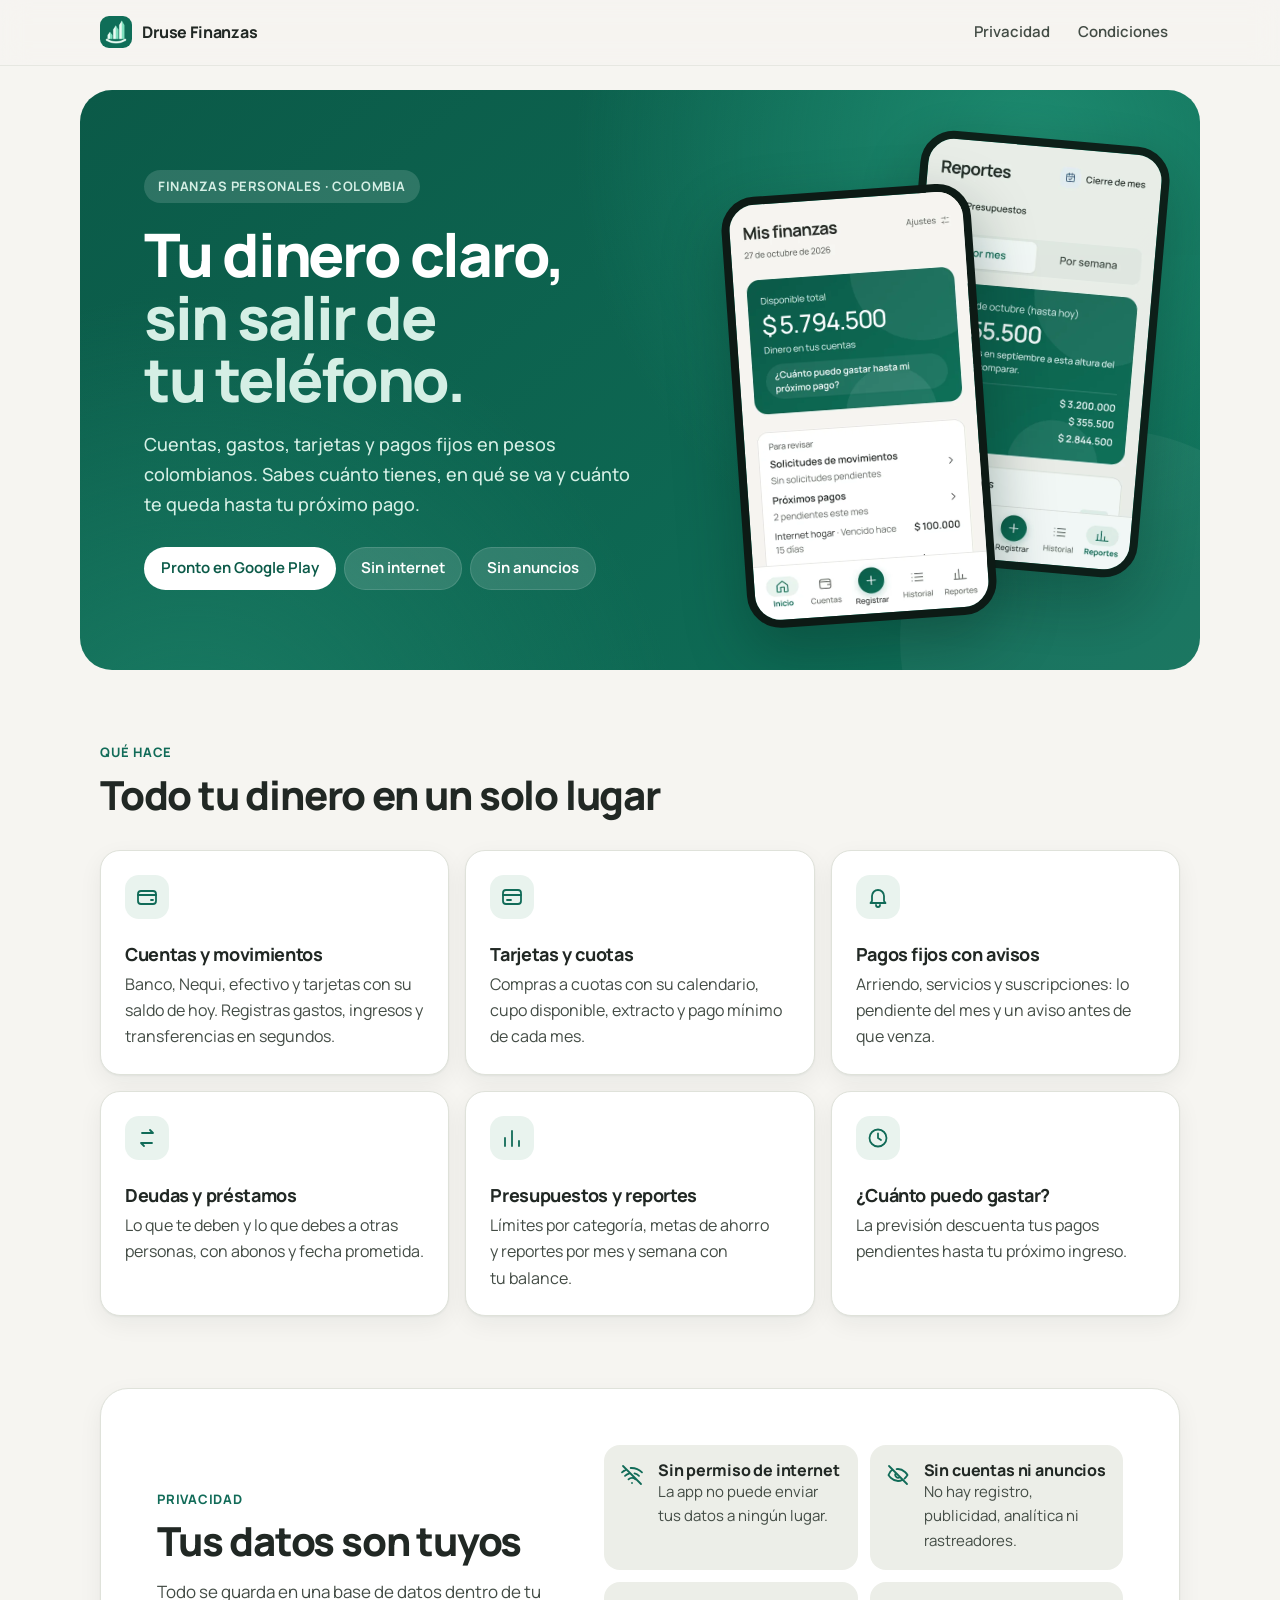
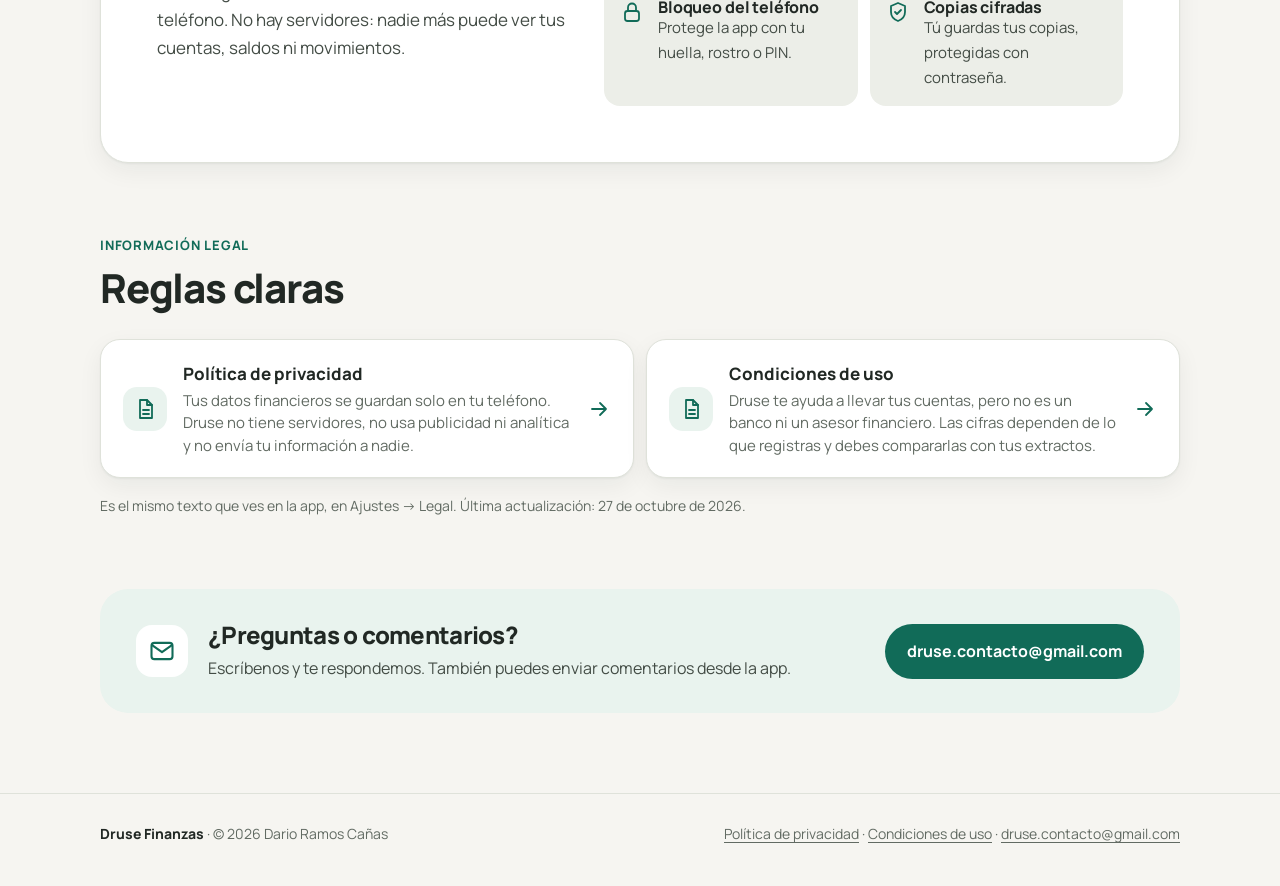
<file: index.html>
<!doctype html>
<html lang="es-CO">
<head>
<meta charset="utf-8">
<meta name="viewport" content="width=device-width, initial-scale=1">
<title>Druse Finanzas — tu dinero claro, sin conexión</title>
<meta name="description" content="Druse Finanzas: cuentas, gastos, tarjetas y pagos fijos en pesos colombianos. Funciona sin internet y tus datos se quedan en tu teléfono.">
<meta name="theme-color" content="#116b58" media="(prefers-color-scheme: light)">
<meta name="theme-color" content="#141714" media="(prefers-color-scheme: dark)">
<link rel="icon" type="image/png" href="recursos/icono-192.png">
<link rel="stylesheet" href="estilo.css">
</head>
<body class="pagina-inicio">
<a class="saltar" href="#contenido">Saltar al contenido</a>
<header class="barra"><div class="barra__dentro">
<a class="marca" href="index.html" aria-label="Druse Finanzas, inicio"><img src="recursos/icono-192.png" alt="" width="32" height="32"><span>Druse Finanzas</span></a>
<nav aria-label="Secciones"><a href="privacidad.html">Privacidad</a><a href="condiciones.html">Condiciones</a></nav>
</div></header>
<main id="contenido">
<section class="portada"><div class="portada__dentro">
<div class="portada__texto">
<p class="etiqueta">Finanzas personales · Colombia</p>
<h1>Tu dinero claro, <span>sin salir de tu teléfono.</span></h1>
<p class="entrada">Cuentas, gastos, tarjetas y pagos fijos en pesos colombianos. Sabes cuánto tienes, en qué se va y cuánto te queda hasta tu próximo pago.</p>
<ul class="sellos"><li>Pronto en Google Play</li><li>Sin internet</li><li>Sin anuncios</li></ul>
</div>
<div class="telefonos" aria-hidden="true">
<img class="telefono telefono--atras" src="recursos/reportes.webp" alt="" width="540" height="960">
<img class="telefono telefono--frente" src="recursos/inicio.webp" alt="" width="540" height="960">
</div>
</div></section>
<section class="bloque" aria-labelledby="funciones-titulo">
<p class="bloque__antetitulo">Qué hace</p>
<h2 id="funciones-titulo">Todo tu dinero en un solo lugar</h2>
<ul class="funciones">
<li class="funcion"><svg class="icono" viewBox="0 0 24 24" aria-hidden="true" fill="none" stroke="currentColor" stroke-width="1.8" stroke-linecap="round" stroke-linejoin="round"><rect x="3" y="6" width="18" height="13" rx="3"/><path d="M3 10h18M16 15h2"/></svg><h3>Cuentas y movimientos</h3><p>Banco, Nequi, efectivo y tarjetas con su saldo de hoy. Registras gastos, ingresos y transferencias en segundos.</p></li>
<li class="funcion"><svg class="icono" viewBox="0 0 24 24" aria-hidden="true" fill="none" stroke="currentColor" stroke-width="1.8" stroke-linecap="round" stroke-linejoin="round"><rect x="3" y="5" width="18" height="14" rx="3"/><path d="M3 10h18M7 15h4"/></svg><h3>Tarjetas y cuotas</h3><p>Compras a cuotas con su calendario, cupo disponible, extracto y pago mínimo de cada mes.</p></li>
<li class="funcion"><svg class="icono" viewBox="0 0 24 24" aria-hidden="true" fill="none" stroke="currentColor" stroke-width="1.8" stroke-linecap="round" stroke-linejoin="round"><path d="M6 16v-5a6 6 0 0 1 12 0v5l1.5 2h-15z"/><path d="M10 20a2 2 0 0 0 4 0"/></svg><h3>Pagos fijos con avisos</h3><p>Arriendo, servicios y suscripciones: lo pendiente del mes y un aviso antes de que venza.</p></li>
<li class="funcion"><svg class="icono" viewBox="0 0 24 24" aria-hidden="true" fill="none" stroke="currentColor" stroke-width="1.8" stroke-linecap="round" stroke-linejoin="round"><path d="M7 7h11l-3-3M17 17H6l3 3"/></svg><h3>Deudas y préstamos</h3><p>Lo que te deben y lo que debes a otras personas, con abonos y fecha prometida.</p></li>
<li class="funcion"><svg class="icono" viewBox="0 0 24 24" aria-hidden="true" fill="none" stroke="currentColor" stroke-width="1.8" stroke-linecap="round" stroke-linejoin="round"><path d="M5 20v-8M12 20V5M19 20v-5"/></svg><h3>Presupuestos y reportes</h3><p>Límites por categoría, metas de ahorro y reportes por mes y semana con tu balance.</p></li>
<li class="funcion"><svg class="icono" viewBox="0 0 24 24" aria-hidden="true" fill="none" stroke="currentColor" stroke-width="1.8" stroke-linecap="round" stroke-linejoin="round"><circle cx="12" cy="12" r="8.5"/><path d="M12 7.5V12l3 2"/></svg><h3>¿Cuánto puedo gastar?</h3><p>La previsión descuenta tus pagos pendientes hasta tu próximo ingreso.</p></li>
</ul>
</section>
<section class="bloque" aria-labelledby="privacidad-titulo"><div class="privacidad">
<div class="privacidad__texto">
<p class="bloque__antetitulo">Privacidad</p>
<h2 id="privacidad-titulo">Tus datos son tuyos</h2>
<p>Todo se guarda en una base de datos dentro de tu teléfono. No hay servidores: nadie más puede ver tus cuentas, saldos ni movimientos.</p>
</div>
<ul class="promesas">
<li><svg class="icono" viewBox="0 0 24 24" aria-hidden="true" fill="none" stroke="currentColor" stroke-width="1.8" stroke-linecap="round" stroke-linejoin="round"><path d="M3 3l18 18M8.5 16.4a5 5 0 0 1 7 0M5 12.9a10 10 0 0 1 4.6-2.6M14.5 10.4A10 10 0 0 1 19 12.9M2 9.4a15 15 0 0 1 4.2-2.8M10.7 5A15 15 0 0 1 22 9.4M12 20h.01"/></svg><div><h3>Sin permiso de internet</h3><p>La app no puede enviar tus datos a ningún lugar.</p></div></li>
<li><svg class="icono" viewBox="0 0 24 24" aria-hidden="true" fill="none" stroke="currentColor" stroke-width="1.8" stroke-linecap="round" stroke-linejoin="round"><path d="M3 3l18 18M10.6 6.1A10 10 0 0 1 12 6c6 0 9.5 6 9.5 6a17 17 0 0 1-3 3.6M6.6 6.6C3.9 8.3 2.5 12 2.5 12S6 18 12 18a9.6 9.6 0 0 0 4.4-1.1M9.9 9.9a3 3 0 0 0 4.2 4.2"/></svg><div><h3>Sin cuentas ni anuncios</h3><p>No hay registro, publicidad, analítica ni rastreadores.</p></div></li>
<li><svg class="icono" viewBox="0 0 24 24" aria-hidden="true" fill="none" stroke="currentColor" stroke-width="1.8" stroke-linecap="round" stroke-linejoin="round"><rect x="5" y="11" width="14" height="10" rx="2.5"/><path d="M8 11V7.5a4 4 0 0 1 8 0V11"/></svg><div><h3>Bloqueo del teléfono</h3><p>Protege la app con tu huella, rostro o PIN.</p></div></li>
<li><svg class="icono" viewBox="0 0 24 24" aria-hidden="true" fill="none" stroke="currentColor" stroke-width="1.8" stroke-linecap="round" stroke-linejoin="round"><path d="M12 3l7 3v6c0 4.5-3 7.5-7 9-4-1.5-7-4.5-7-9V6z"/><path d="M9 12l2 2 4-4"/></svg><div><h3>Copias cifradas</h3><p>Tú guardas tus copias, protegidas con contraseña.</p></div></li>
</ul>
</div></section>
<section class="bloque" aria-labelledby="legal-titulo">
<p class="bloque__antetitulo">Información legal</p>
<h2 id="legal-titulo">Reglas claras</h2>
<ul class="documentos">
<li><a class="enlace-doc" href="privacidad.html"><svg class="icono" viewBox="0 0 24 24" aria-hidden="true" fill="none" stroke="currentColor" stroke-width="1.8" stroke-linecap="round" stroke-linejoin="round"><path d="M7 3h7l5 5v13H7z"/><path d="M14 3v5h5M10 13h6M10 17h6"/></svg><span><strong>Política de privacidad</strong><span>Tus datos financieros se guardan solo en tu teléfono. Druse no tiene servidores, no usa publicidad ni analítica y no envía tu información a nadie.</span></span><svg class="icono" viewBox="0 0 24 24" aria-hidden="true" fill="none" stroke="currentColor" stroke-width="1.8" stroke-linecap="round" stroke-linejoin="round"><path d="M5 12h14M13 6l6 6-6 6"/></svg></a></li>
<li><a class="enlace-doc" href="condiciones.html"><svg class="icono" viewBox="0 0 24 24" aria-hidden="true" fill="none" stroke="currentColor" stroke-width="1.8" stroke-linecap="round" stroke-linejoin="round"><path d="M7 3h7l5 5v13H7z"/><path d="M14 3v5h5M10 13h6M10 17h6"/></svg><span><strong>Condiciones de uso</strong><span>Druse te ayuda a llevar tus cuentas, pero no es un banco ni un asesor financiero. Las cifras dependen de lo que registras y debes compararlas con tus extractos.</span></span><svg class="icono" viewBox="0 0 24 24" aria-hidden="true" fill="none" stroke="currentColor" stroke-width="1.8" stroke-linecap="round" stroke-linejoin="round"><path d="M5 12h14M13 6l6 6-6 6"/></svg></a></li>
</ul>
<p class="actualizado">Es el mismo texto que ves en la app, en Ajustes → Legal. Última actualización: 27 de octubre de 2026.</p>
</section>
<section class="bloque"><div class="contacto">
<svg class="icono" viewBox="0 0 24 24" aria-hidden="true" fill="none" stroke="currentColor" stroke-width="1.8" stroke-linecap="round" stroke-linejoin="round"><rect x="3" y="5" width="18" height="14" rx="2.5"/><path d="M3.5 7l8.5 6 8.5-6"/></svg><div><h2>¿Preguntas o comentarios?</h2><p>Escríbenos y te respondemos. También puedes enviar comentarios desde la app.</p></div>
<a class="boton" href="mailto:druse.contacto@gmail.com">druse.contacto@gmail.com</a>
</div></section>
</main>
<footer class="pie"><div class="pie__dentro">
<p><strong>Druse Finanzas</strong> · © 2026 Dario Ramos Cañas</p>
<p><a href="privacidad.html">Política de privacidad</a> · <a href="condiciones.html">Condiciones de uso</a> · <a href="mailto:druse.contacto@gmail.com">druse.contacto@gmail.com</a></p>
</div></footer>
</body>
</html>
</file>
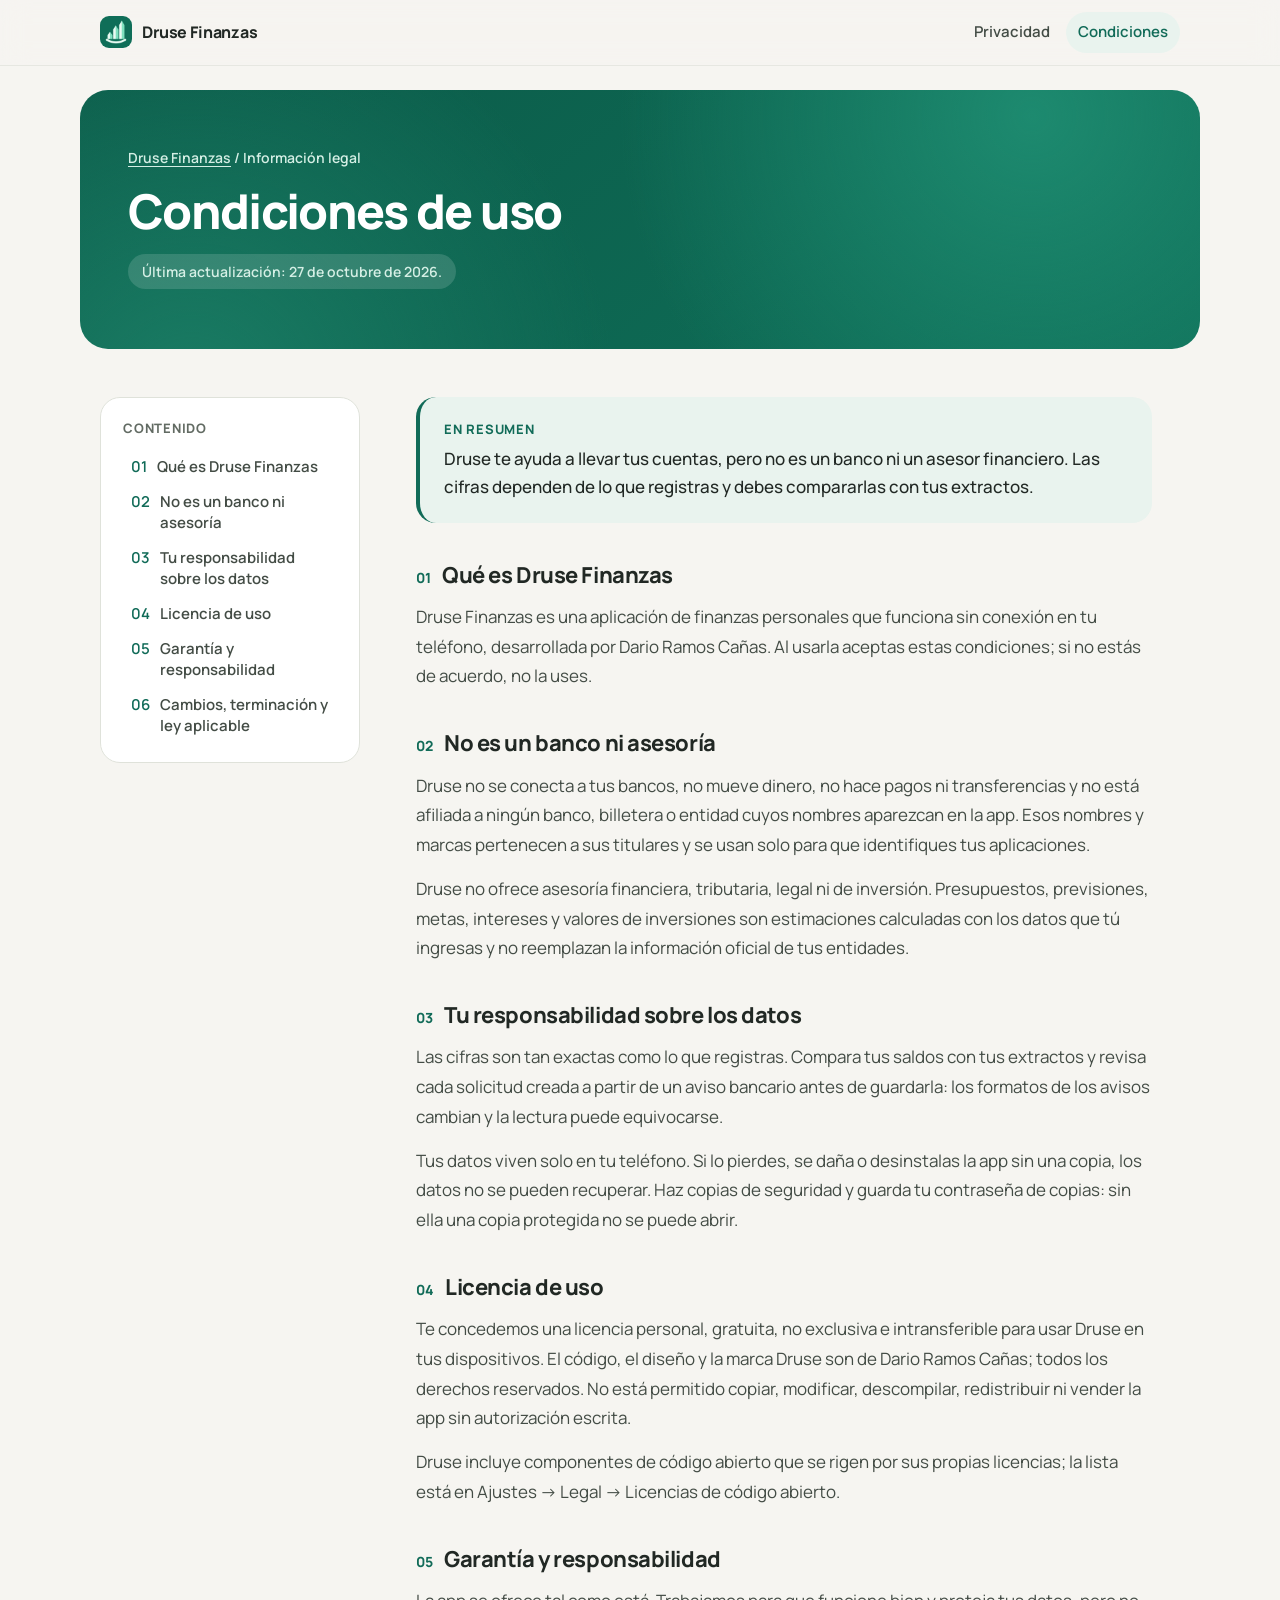
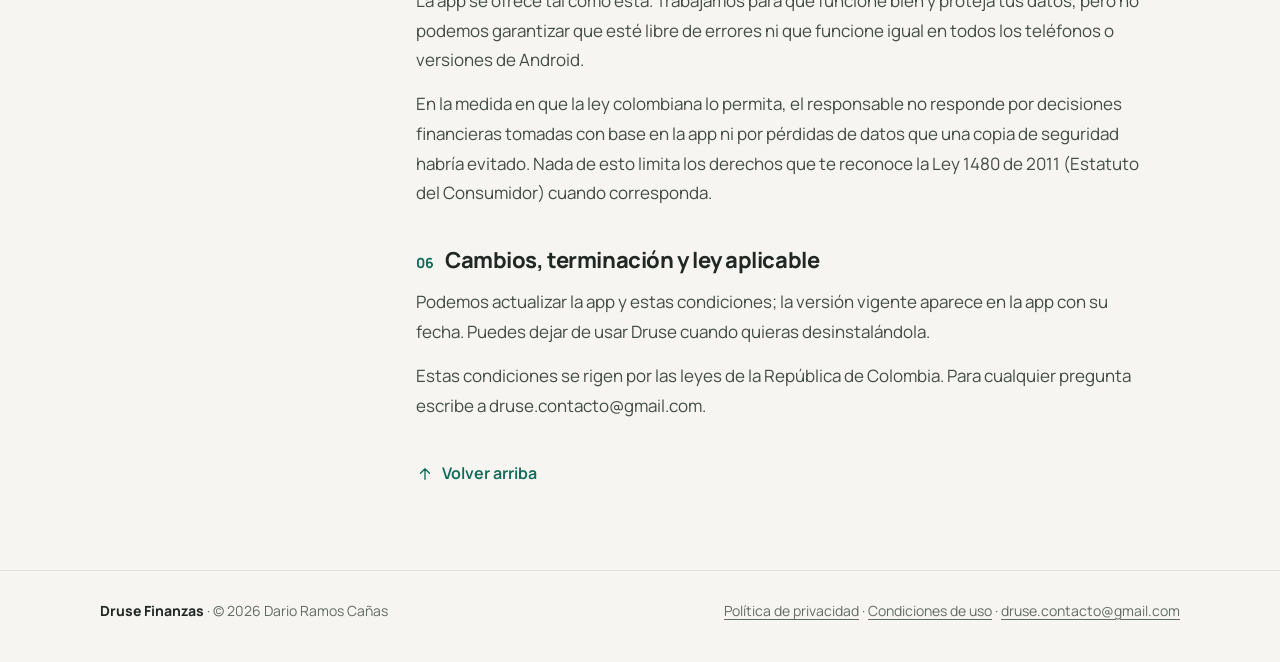
<file: condiciones.html>
<!doctype html>
<html lang="es-CO">
<head>
<meta charset="utf-8">
<meta name="viewport" content="width=device-width, initial-scale=1">
<title>Condiciones de uso — Druse Finanzas</title>
<meta name="description" content="Druse te ayuda a llevar tus cuentas, pero no es un banco ni un asesor financiero. Las cifras dependen de lo que registras y debes compararlas con tus extractos.">
<meta name="theme-color" content="#116b58" media="(prefers-color-scheme: light)">
<meta name="theme-color" content="#141714" media="(prefers-color-scheme: dark)">
<link rel="icon" type="image/png" href="recursos/icono-192.png">
<link rel="stylesheet" href="estilo.css">
</head>
<body class="pagina-condiciones">
<a class="saltar" href="#contenido">Saltar al contenido</a>
<header class="barra"><div class="barra__dentro">
<a class="marca" href="index.html" aria-label="Druse Finanzas, inicio"><img src="recursos/icono-192.png" alt="" width="32" height="32"><span>Druse Finanzas</span></a>
<nav aria-label="Secciones"><a href="privacidad.html">Privacidad</a><a href="condiciones.html" aria-current="page">Condiciones</a></nav>
</div></header>
<main id="contenido">
<header class="encabezado"><div class="encabezado__dentro">
<p class="miga"><a href="index.html">Druse Finanzas</a><span aria-hidden="true"> / </span>Información legal</p>
<h1>Condiciones de uso</h1>
<p class="fecha">Última actualización: 27 de octubre de 2026.</p>
</div></header>
<div class="documento">
<nav class="indice" aria-labelledby="indice-titulo">
<p class="indice__titulo" id="indice-titulo">Contenido</p>
<ol>
<li><a href="#que-es-druse-finanzas">Qué es Druse Finanzas</a></li>
<li><a href="#no-es-un-banco-ni-asesoria">No es un banco ni asesoría</a></li>
<li><a href="#tu-responsabilidad-sobre-los-datos">Tu responsabilidad sobre los datos</a></li>
<li><a href="#licencia-de-uso">Licencia de uso</a></li>
<li><a href="#garantia-y-responsabilidad">Garantía y responsabilidad</a></li>
<li><a href="#cambios-terminacion-y-ley-aplicable">Cambios, terminación y ley aplicable</a></li>
</ol>
</nav>
<article class="texto">
<aside class="resumen" aria-label="En resumen"><p class="resumen__titulo">En resumen</p><p>Druse te ayuda a llevar tus cuentas, pero no es un banco ni un asesor financiero. Las cifras dependen de lo que registras y debes compararlas con tus extractos.</p></aside>
<section id="que-es-druse-finanzas">
<h2><span class="numero" aria-hidden="true">01</span>Qué es Druse Finanzas</h2>
<p>Druse Finanzas es una aplicación de finanzas personales que funciona sin conexión en tu teléfono, desarrollada por Dario Ramos Cañas. Al usarla aceptas estas condiciones; si no estás de acuerdo, no la uses.</p>
</section>
<section id="no-es-un-banco-ni-asesoria">
<h2><span class="numero" aria-hidden="true">02</span>No es un banco ni asesoría</h2>
<p>Druse no se conecta a tus bancos, no mueve dinero, no hace pagos ni transferencias y no está afiliada a ningún banco, billetera o entidad cuyos nombres aparezcan en la app. Esos nombres y marcas pertenecen a sus titulares y se usan solo para que identifiques tus aplicaciones.</p>
<p>Druse no ofrece asesoría financiera, tributaria, legal ni de inversión. Presupuestos, previsiones, metas, intereses y valores de inversiones son estimaciones calculadas con los datos que tú ingresas y no reemplazan la información oficial de tus entidades.</p>
</section>
<section id="tu-responsabilidad-sobre-los-datos">
<h2><span class="numero" aria-hidden="true">03</span>Tu responsabilidad sobre los datos</h2>
<p>Las cifras son tan exactas como lo que registras. Compara tus saldos con tus extractos y revisa cada solicitud creada a partir de un aviso bancario antes de guardarla: los formatos de los avisos cambian y la lectura puede equivocarse.</p>
<p>Tus datos viven solo en tu teléfono. Si lo pierdes, se daña o desinstalas la app sin una copia, los datos no se pueden recuperar. Haz copias de seguridad y guarda tu contraseña de copias: sin ella una copia protegida no se puede abrir.</p>
</section>
<section id="licencia-de-uso">
<h2><span class="numero" aria-hidden="true">04</span>Licencia de uso</h2>
<p>Te concedemos una licencia personal, gratuita, no exclusiva e intransferible para usar Druse en tus dispositivos. El código, el diseño y la marca Druse son de Dario Ramos Cañas; todos los derechos reservados. No está permitido copiar, modificar, descompilar, redistribuir ni vender la app sin autorización escrita.</p>
<p>Druse incluye componentes de código abierto que se rigen por sus propias licencias; la lista está en Ajustes → Legal → Licencias de código abierto.</p>
</section>
<section id="garantia-y-responsabilidad">
<h2><span class="numero" aria-hidden="true">05</span>Garantía y responsabilidad</h2>
<p>La app se ofrece tal como está. Trabajamos para que funcione bien y proteja tus datos, pero no podemos garantizar que esté libre de errores ni que funcione igual en todos los teléfonos o versiones de Android.</p>
<p>En la medida en que la ley colombiana lo permita, el responsable no responde por decisiones financieras tomadas con base en la app ni por pérdidas de datos que una copia de seguridad habría evitado. Nada de esto limita los derechos que te reconoce la Ley 1480 de 2011 (Estatuto del Consumidor) cuando corresponda.</p>
</section>
<section id="cambios-terminacion-y-ley-aplicable">
<h2><span class="numero" aria-hidden="true">06</span>Cambios, terminación y ley aplicable</h2>
<p>Podemos actualizar la app y estas condiciones; la versión vigente aparece en la app con su fecha. Puedes dejar de usar Druse cuando quieras desinstalándola.</p>
<p>Estas condiciones se rigen por las leyes de la República de Colombia. Para cualquier pregunta escribe a druse.contacto@gmail.com.</p>
</section>
<p class="volver"><a href="#contenido"><svg class="icono" viewBox="0 0 24 24" aria-hidden="true" fill="none" stroke="currentColor" stroke-width="1.8" stroke-linecap="round" stroke-linejoin="round"><path d="M12 19V5M6 11l6-6 6 6"/></svg>Volver arriba</a></p>
</article>
</div>
</main>
<footer class="pie"><div class="pie__dentro">
<p><strong>Druse Finanzas</strong> · © 2026 Dario Ramos Cañas</p>
<p><a href="privacidad.html">Política de privacidad</a> · <a href="condiciones.html">Condiciones de uso</a> · <a href="mailto:druse.contacto@gmail.com">druse.contacto@gmail.com</a></p>
</div></footer>
</body>
</html>
</file>
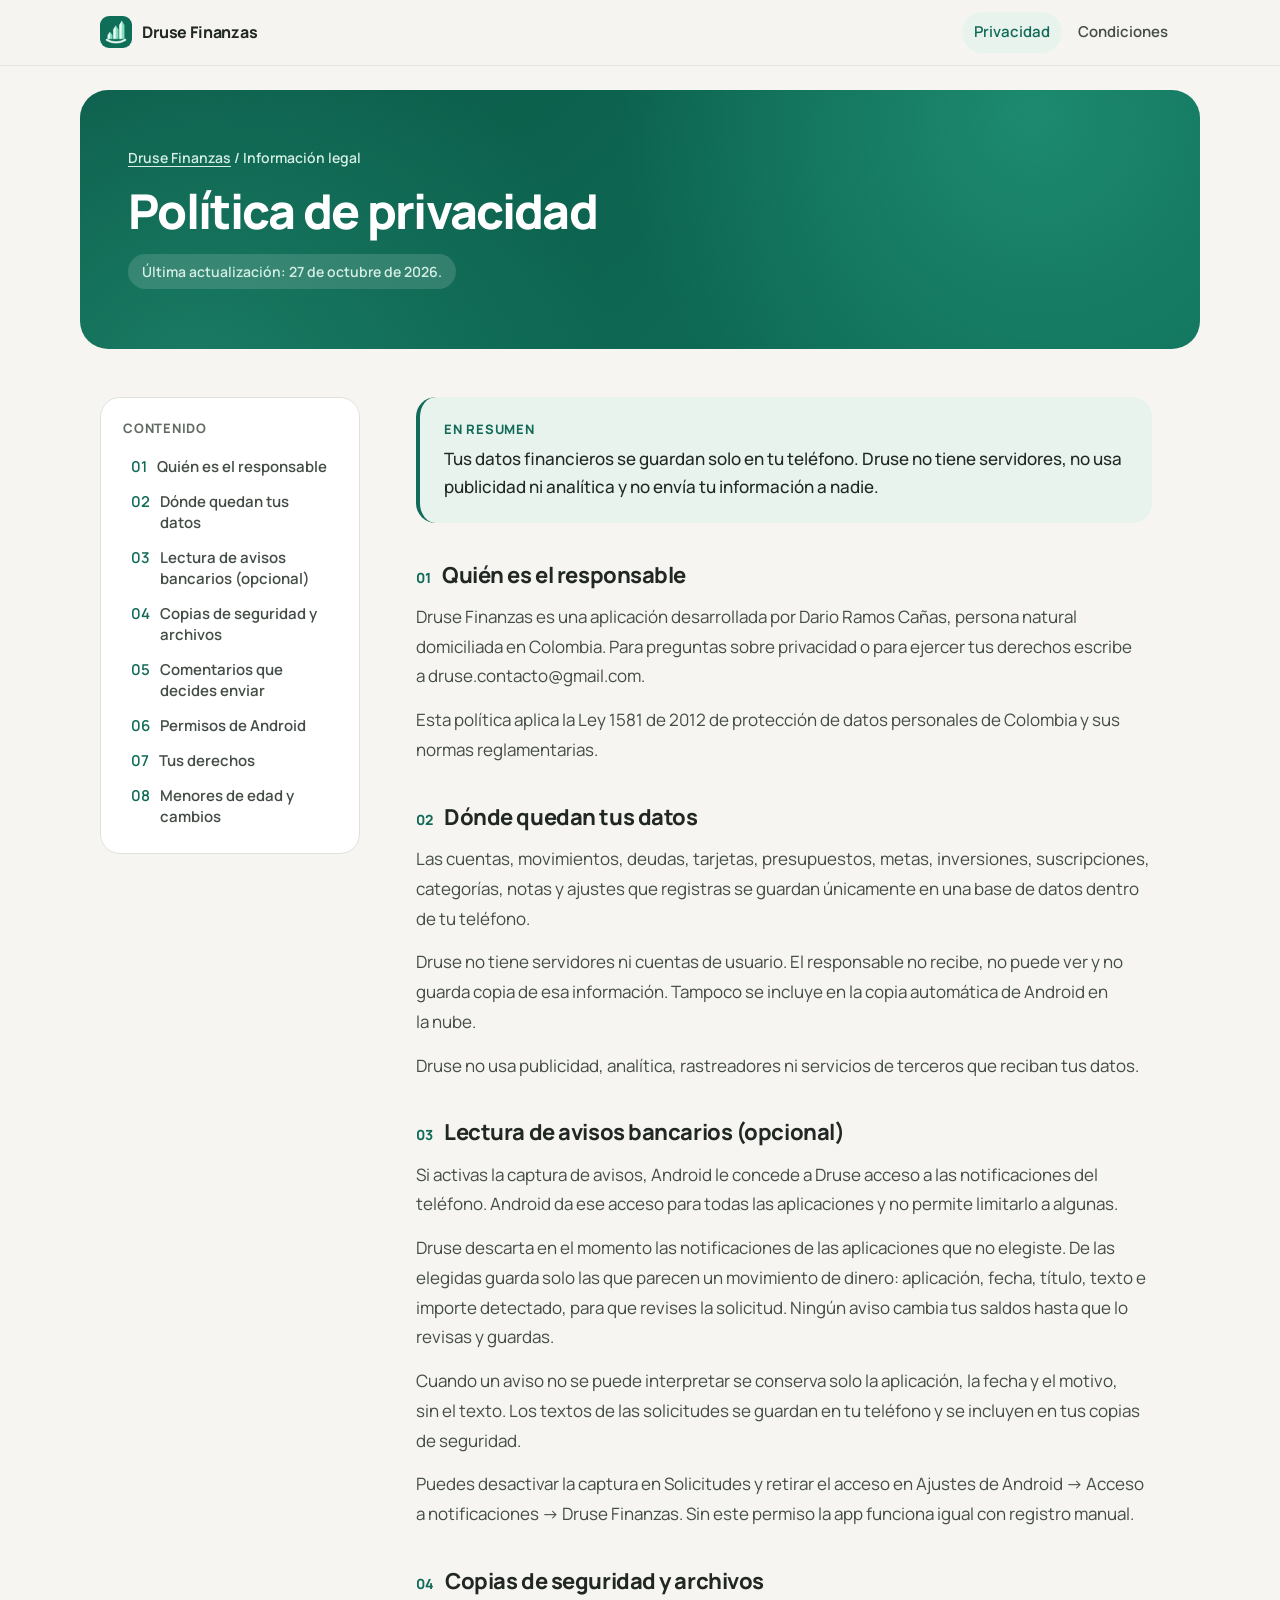
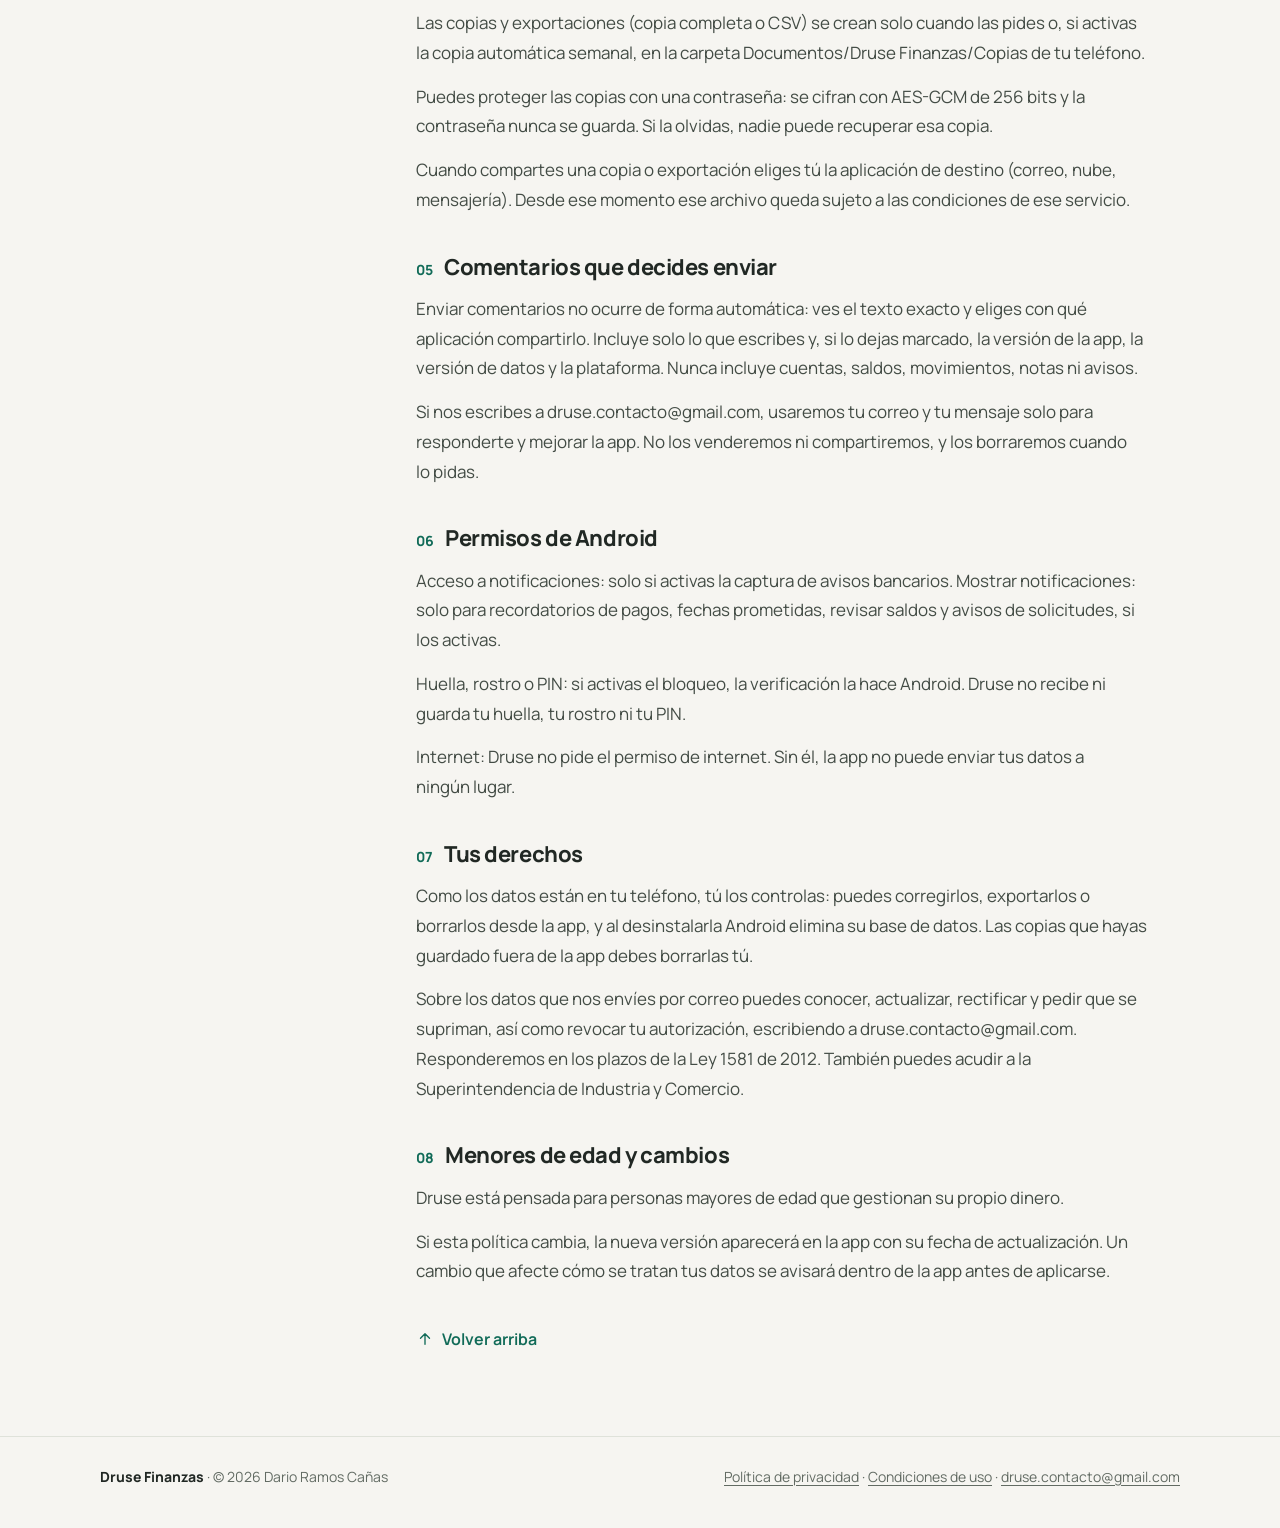
<file: privacidad.html>
<!doctype html>
<html lang="es-CO">
<head>
<meta charset="utf-8">
<meta name="viewport" content="width=device-width, initial-scale=1">
<title>Política de privacidad — Druse Finanzas</title>
<meta name="description" content="Tus datos financieros se guardan solo en tu teléfono. Druse no tiene servidores, no usa publicidad ni analítica y no envía tu información a nadie.">
<meta name="theme-color" content="#116b58" media="(prefers-color-scheme: light)">
<meta name="theme-color" content="#141714" media="(prefers-color-scheme: dark)">
<link rel="icon" type="image/png" href="recursos/icono-192.png">
<link rel="stylesheet" href="estilo.css">
</head>
<body class="pagina-privacidad">
<a class="saltar" href="#contenido">Saltar al contenido</a>
<header class="barra"><div class="barra__dentro">
<a class="marca" href="index.html" aria-label="Druse Finanzas, inicio"><img src="recursos/icono-192.png" alt="" width="32" height="32"><span>Druse Finanzas</span></a>
<nav aria-label="Secciones"><a href="privacidad.html" aria-current="page">Privacidad</a><a href="condiciones.html">Condiciones</a></nav>
</div></header>
<main id="contenido">
<header class="encabezado"><div class="encabezado__dentro">
<p class="miga"><a href="index.html">Druse Finanzas</a><span aria-hidden="true"> / </span>Información legal</p>
<h1>Política de privacidad</h1>
<p class="fecha">Última actualización: 27 de octubre de 2026.</p>
</div></header>
<div class="documento">
<nav class="indice" aria-labelledby="indice-titulo">
<p class="indice__titulo" id="indice-titulo">Contenido</p>
<ol>
<li><a href="#quien-es-el-responsable">Quién es el responsable</a></li>
<li><a href="#donde-quedan-tus-datos">Dónde quedan tus datos</a></li>
<li><a href="#lectura-de-avisos-bancarios-opcional">Lectura de avisos bancarios (opcional)</a></li>
<li><a href="#copias-de-seguridad-y-archivos">Copias de seguridad y archivos</a></li>
<li><a href="#comentarios-que-decides-enviar">Comentarios que decides enviar</a></li>
<li><a href="#permisos-de-android">Permisos de Android</a></li>
<li><a href="#tus-derechos">Tus derechos</a></li>
<li><a href="#menores-de-edad-y-cambios">Menores de edad y cambios</a></li>
</ol>
</nav>
<article class="texto">
<aside class="resumen" aria-label="En resumen"><p class="resumen__titulo">En resumen</p><p>Tus datos financieros se guardan solo en tu teléfono. Druse no tiene servidores, no usa publicidad ni analítica y no envía tu información a nadie.</p></aside>
<section id="quien-es-el-responsable">
<h2><span class="numero" aria-hidden="true">01</span>Quién es el responsable</h2>
<p>Druse Finanzas es una aplicación desarrollada por Dario Ramos Cañas, persona natural domiciliada en Colombia. Para preguntas sobre privacidad o para ejercer tus derechos escribe a druse.contacto@gmail.com.</p>
<p>Esta política aplica la Ley 1581 de 2012 de protección de datos personales de Colombia y sus normas reglamentarias.</p>
</section>
<section id="donde-quedan-tus-datos">
<h2><span class="numero" aria-hidden="true">02</span>Dónde quedan tus datos</h2>
<p>Las cuentas, movimientos, deudas, tarjetas, presupuestos, metas, inversiones, suscripciones, categorías, notas y ajustes que registras se guardan únicamente en una base de datos dentro de tu teléfono.</p>
<p>Druse no tiene servidores ni cuentas de usuario. El responsable no recibe, no puede ver y no guarda copia de esa información. Tampoco se incluye en la copia automática de Android en la nube.</p>
<p>Druse no usa publicidad, analítica, rastreadores ni servicios de terceros que reciban tus datos.</p>
</section>
<section id="lectura-de-avisos-bancarios-opcional">
<h2><span class="numero" aria-hidden="true">03</span>Lectura de avisos bancarios (opcional)</h2>
<p>Si activas la captura de avisos, Android le concede a Druse acceso a las notificaciones del teléfono. Android da ese acceso para todas las aplicaciones y no permite limitarlo a algunas.</p>
<p>Druse descarta en el momento las notificaciones de las aplicaciones que no elegiste. De las elegidas guarda solo las que parecen un movimiento de dinero: aplicación, fecha, título, texto e importe detectado, para que revises la solicitud. Ningún aviso cambia tus saldos hasta que lo revisas y guardas.</p>
<p>Cuando un aviso no se puede interpretar se conserva solo la aplicación, la fecha y el motivo, sin el texto. Los textos de las solicitudes se guardan en tu teléfono y se incluyen en tus copias de seguridad.</p>
<p>Puedes desactivar la captura en Solicitudes y retirar el acceso en Ajustes de Android → Acceso a notificaciones → Druse Finanzas. Sin este permiso la app funciona igual con registro manual.</p>
</section>
<section id="copias-de-seguridad-y-archivos">
<h2><span class="numero" aria-hidden="true">04</span>Copias de seguridad y archivos</h2>
<p>Las copias y exportaciones (copia completa o CSV) se crean solo cuando las pides o, si activas la copia automática semanal, en la carpeta Documentos/Druse Finanzas/Copias de tu teléfono.</p>
<p>Puedes proteger las copias con una contraseña: se cifran con AES-GCM de 256 bits y la contraseña nunca se guarda. Si la olvidas, nadie puede recuperar esa copia.</p>
<p>Cuando compartes una copia o exportación eliges tú la aplicación de destino (correo, nube, mensajería). Desde ese momento ese archivo queda sujeto a las condiciones de ese servicio.</p>
</section>
<section id="comentarios-que-decides-enviar">
<h2><span class="numero" aria-hidden="true">05</span>Comentarios que decides enviar</h2>
<p>Enviar comentarios no ocurre de forma automática: ves el texto exacto y eliges con qué aplicación compartirlo. Incluye solo lo que escribes y, si lo dejas marcado, la versión de la app, la versión de datos y la plataforma. Nunca incluye cuentas, saldos, movimientos, notas ni avisos.</p>
<p>Si nos escribes a druse.contacto@gmail.com, usaremos tu correo y tu mensaje solo para responderte y mejorar la app. No los venderemos ni compartiremos, y los borraremos cuando lo pidas.</p>
</section>
<section id="permisos-de-android">
<h2><span class="numero" aria-hidden="true">06</span>Permisos de Android</h2>
<p>Acceso a notificaciones: solo si activas la captura de avisos bancarios. Mostrar notificaciones: solo para recordatorios de pagos, fechas prometidas, revisar saldos y avisos de solicitudes, si los activas.</p>
<p>Huella, rostro o PIN: si activas el bloqueo, la verificación la hace Android. Druse no recibe ni guarda tu huella, tu rostro ni tu PIN.</p>
<p>Internet: Druse no pide el permiso de internet. Sin él, la app no puede enviar tus datos a ningún lugar.</p>
</section>
<section id="tus-derechos">
<h2><span class="numero" aria-hidden="true">07</span>Tus derechos</h2>
<p>Como los datos están en tu teléfono, tú los controlas: puedes corregirlos, exportarlos o borrarlos desde la app, y al desinstalarla Android elimina su base de datos. Las copias que hayas guardado fuera de la app debes borrarlas tú.</p>
<p>Sobre los datos que nos envíes por correo puedes conocer, actualizar, rectificar y pedir que se supriman, así como revocar tu autorización, escribiendo a druse.contacto@gmail.com. Responderemos en los plazos de la Ley 1581 de 2012. También puedes acudir a la Superintendencia de Industria y Comercio.</p>
</section>
<section id="menores-de-edad-y-cambios">
<h2><span class="numero" aria-hidden="true">08</span>Menores de edad y cambios</h2>
<p>Druse está pensada para personas mayores de edad que gestionan su propio dinero.</p>
<p>Si esta política cambia, la nueva versión aparecerá en la app con su fecha de actualización. Un cambio que afecte cómo se tratan tus datos se avisará dentro de la app antes de aplicarse.</p>
</section>
<p class="volver"><a href="#contenido"><svg class="icono" viewBox="0 0 24 24" aria-hidden="true" fill="none" stroke="currentColor" stroke-width="1.8" stroke-linecap="round" stroke-linejoin="round"><path d="M12 19V5M6 11l6-6 6 6"/></svg>Volver arriba</a></p>
</article>
</div>
</main>
<footer class="pie"><div class="pie__dentro">
<p><strong>Druse Finanzas</strong> · © 2026 Dario Ramos Cañas</p>
<p><a href="privacidad.html">Política de privacidad</a> · <a href="condiciones.html">Condiciones de uso</a> · <a href="mailto:druse.contacto@gmail.com">druse.contacto@gmail.com</a></p>
</div></footer>
</body>
</html>
</file>
<file: estilo.css>
/*
 * Web pública de Druse Finanzas (GitHub Pages). Archivo fijo: el HTML lo genera `npm run legal`
 * desde src/app/core/domain/legal.ts. Colores de src/theme/variables.scss; sin recursos externos.
 */

@font-face {
  font-family: 'Manrope';
  src: url('recursos/manrope-variable.ttf') format('truetype');
  font-weight: 200 800;
  font-display: swap;
}

:root {
  color-scheme: light dark;
  --fondo: #f6f5f1;
  --superficie: #ffffff;
  --superficie-2: #eceee8;
  --texto: #212824;
  --texto-2: #434c45;
  --suave: #626b63;
  --linea: #dfe2da;
  --borde: #d0d4cc;
  --marca: #116b58;
  --marca-fondo: #e9f3ee;
  --portada: radial-gradient(circle at 85% 10%, #1d8a6f 0, transparent 42%), radial-gradient(circle at 10% 120%, #1a7c64 0, transparent 40%), linear-gradient(140deg, #0b5a48 0%, #0f7059 100%);
  --portada-texto: #ffffff;
  --portada-suave: #d5efe5;
  --portada-sello: rgba(255, 255, 255, 0.14);
  --sombra: 0 1px 2px rgba(23, 38, 31, 0.05), 0 8px 24px rgba(23, 38, 31, 0.06);
  --sombra-alta: 0 24px 60px rgba(6, 40, 31, 0.35);
  --radio: 20px;
  --ancho: 1120px;
  --fuente: 'Manrope', system-ui, -apple-system, 'Segoe UI', Roboto, sans-serif;
}

@media (prefers-color-scheme: dark) {
  :root {
    --fondo: #141714;
    --superficie: #1d211d;
    --superficie-2: #272e27;
    --texto: #edf1ea;
    --texto-2: #ccd3c8;
    --suave: #adb7ab;
    --linea: #343d32;
    --borde: #485145;
    --marca: #8fd5b5;
    --marca-fondo: #24382e;
    --portada: radial-gradient(circle at 85% 10%, #22604f 0, transparent 42%), radial-gradient(circle at 10% 120%, #1c4d3f 0, transparent 40%), linear-gradient(140deg, #133a2f 0%, #1d4f41 100%);
    --portada-texto: #f1f6f2;
    --portada-suave: #c3dbd1;
    --portada-sello: rgba(143, 213, 181, 0.14);
    --sombra: 0 1px 2px rgba(0, 0, 0, 0.3);
    --sombra-alta: 0 24px 60px rgba(0, 0, 0, 0.5);
  }
}

*, *::before, *::after { box-sizing: border-box; }

html { scroll-behavior: smooth; -webkit-text-size-adjust: 100%; }

body {
  margin: 0;
  background: var(--fondo);
  color: var(--texto);
  font: 400 1rem/1.65 var(--fuente);
  font-feature-settings: 'tnum' 0;
  -webkit-font-smoothing: antialiased;
  text-rendering: optimizeLegibility;
}

h1, h2, h3 { margin: 0; line-height: 1.15; letter-spacing: -0.02em; text-wrap: balance; }
p { margin: 0; overflow-wrap: anywhere; text-wrap: pretty; }
ul, ol { margin: 0; padding: 0; }
img { display: block; max-width: 100%; height: auto; }
a { color: var(--marca); text-decoration-thickness: 1px; text-underline-offset: 3px; }
a:hover { text-decoration-thickness: 2px; }
:focus-visible { outline: 3px solid var(--marca); outline-offset: 3px; border-radius: 6px; }
::selection { background: var(--marca); color: var(--superficie); }

.icono { width: 24px; height: 24px; flex: 0 0 auto; }

.saltar {
  position: absolute; left: 16px; top: -100px; z-index: 20;
  padding: 10px 16px; border-radius: 12px; background: var(--superficie); color: var(--texto); box-shadow: var(--sombra);
}
.saltar:focus { top: 12px; }

/* Barra superior */
.barra {
  position: sticky; top: 0; z-index: 10;
  background: color-mix(in srgb, var(--fondo) 82%, transparent);
  -webkit-backdrop-filter: saturate(1.4) blur(14px);
  backdrop-filter: saturate(1.4) blur(14px);
  border-bottom: 1px solid color-mix(in srgb, var(--linea) 70%, transparent);
}
.barra__dentro {
  max-width: var(--ancho); margin: 0 auto; padding: 12px 20px;
  display: flex; align-items: center; justify-content: space-between; gap: 16px;
}
.marca { display: inline-flex; align-items: center; gap: 10px; color: var(--texto); font-weight: 750; letter-spacing: -0.01em; text-decoration: none; }
.marca img { width: 32px; height: 32px; border-radius: 9px; }
.marca span { white-space: nowrap; }
.barra nav { display: flex; gap: 4px; }
.barra nav a {
  padding: 8px 12px; border-radius: 999px; color: var(--texto-2);
  font-size: 0.9375rem; font-weight: 600; text-decoration: none; transition: background-color 0.15s, color 0.15s;
}
.barra nav a:hover { background: var(--superficie-2); color: var(--texto); }
.barra nav a[aria-current='page'] { background: var(--marca-fondo); color: var(--marca); }

/* Portada */
.portada { padding: 16px 16px 0; }
.portada__dentro {
  position: relative; overflow: hidden;
  max-width: var(--ancho); margin: 0 auto; padding: 56px 28px 0;
  border-radius: 32px; background: var(--portada); color: var(--portada-texto);
  display: grid; gap: 40px;
}
.portada__dentro::after {
  content: ''; position: absolute; inset: auto -120px -180px auto; width: 420px; height: 420px; border-radius: 50%;
  background: rgba(255, 255, 255, 0.05); pointer-events: none;
}
.portada__texto { position: relative; z-index: 1; }
.etiqueta {
  display: inline-block; margin-bottom: 20px; padding: 6px 14px; border-radius: 999px;
  background: var(--portada-sello); color: var(--portada-suave);
  font-size: 0.8125rem; font-weight: 700; letter-spacing: 0.04em; text-transform: uppercase;
}
.portada h1 { font-size: clamp(2.25rem, 7vw, 3.75rem); font-weight: 800; letter-spacing: -0.035em; line-height: 1.04; }
.portada h1 span { display: block; color: var(--portada-suave); }
.entrada { margin-top: 20px; max-width: 34em; color: var(--portada-suave); font-size: 1.125rem; font-weight: 500; }
.sellos { display: flex; flex-wrap: wrap; gap: 8px; margin-top: 28px; list-style: none; }
.sellos li {
  padding: 8px 16px; border-radius: 999px; background: var(--portada-sello);
  font-size: 0.9375rem; font-weight: 650; border: 1px solid rgba(255, 255, 255, 0.12);
}
.sellos li:first-child { background: var(--portada-texto); color: #0b5a48; border-color: transparent; }

.telefonos { position: relative; z-index: 1; display: flex; justify-content: center; height: 340px; }
.telefono {
  position: absolute; bottom: -120px; width: 230px; border-radius: 34px;
  border: 8px solid #0d1a15; background: #0d1a15; box-shadow: var(--sombra-alta);
}
.telefono--frente { left: 50%; transform: translateX(-62%) rotate(-3deg); z-index: 2; }
.telefono--atras { left: 50%; transform: translateX(-10%) translateY(-36px) rotate(5deg); opacity: 0.94; }

/* Bloques de la portada */
.bloque { max-width: var(--ancho); margin: 0 auto; padding: 72px 20px 0; }
.bloque__antetitulo { margin-bottom: 8px; color: var(--marca); font-size: 0.8125rem; font-weight: 750; letter-spacing: 0.06em; text-transform: uppercase; }
.bloque h2 { font-size: clamp(1.75rem, 4.5vw, 2.5rem); font-weight: 800; letter-spacing: -0.03em; }

.funciones { display: grid; gap: 16px; margin-top: 32px; list-style: none; }
.funcion {
  padding: 24px; border-radius: var(--radio); background: var(--superficie);
  border: 1px solid var(--linea); box-shadow: var(--sombra); transition: transform 0.2s, border-color 0.2s;
}
.funcion:hover { transform: translateY(-2px); border-color: var(--borde); }
.funcion .icono { width: 44px; height: 44px; padding: 10px; border-radius: 14px; background: var(--marca-fondo); color: var(--marca); }
.funcion h3 { margin-top: 18px; font-size: 1.125rem; font-weight: 750; }
.funcion p { margin-top: 6px; color: var(--texto-2); }

.privacidad {
  display: grid; gap: 32px; padding: 36px 28px; border-radius: 28px;
  background: var(--superficie); border: 1px solid var(--linea); box-shadow: var(--sombra);
}
.privacidad__texto p:last-child { margin-top: 14px; color: var(--texto-2); font-size: 1.0625rem; }
.promesas { display: grid; gap: 12px; list-style: none; }
.promesas li { display: flex; gap: 14px; align-items: flex-start; padding: 16px; border-radius: 16px; background: var(--superficie-2); }
.promesas .icono { color: var(--marca); margin-top: 2px; }
.promesas h3 { font-size: 1rem; font-weight: 750; letter-spacing: -0.01em; }
.promesas p { color: var(--texto-2); font-size: 0.9375rem; }

.documentos { display: grid; gap: 12px; margin-top: 28px; list-style: none; }
.enlace-doc {
  display: flex; align-items: center; gap: 16px; padding: 20px 22px; border-radius: var(--radio);
  background: var(--superficie); border: 1px solid var(--linea); box-shadow: var(--sombra);
  color: var(--texto); text-decoration: none; transition: border-color 0.2s, transform 0.2s;
}
.enlace-doc:hover { border-color: var(--marca); transform: translateY(-1px); }
.enlace-doc > .icono:first-child { width: 44px; height: 44px; padding: 10px; border-radius: 14px; background: var(--marca-fondo); color: var(--marca); }
.enlace-doc > span { flex: 1; min-width: 0; }
.enlace-doc strong { display: block; font-size: 1.0625rem; font-weight: 750; }
.enlace-doc strong + span { display: block; margin-top: 2px; color: var(--suave); font-size: 0.9375rem; line-height: 1.5; }
.enlace-doc > .icono:last-child { color: var(--marca); transition: transform 0.2s; }
.enlace-doc:hover > .icono:last-child { transform: translateX(3px); }
.actualizado { margin-top: 16px; color: var(--suave); font-size: 0.875rem; }

.contacto {
  display: grid; gap: 20px; align-items: center; padding: 32px 28px; border-radius: 28px;
  background: var(--marca-fondo); color: var(--texto);
}
.contacto > .icono { width: 52px; height: 52px; padding: 12px; border-radius: 16px; background: var(--superficie); color: var(--marca); }
.contacto h2 { font-size: 1.5rem; }
.contacto p { margin-top: 6px; color: var(--texto-2); }
.boton {
  display: inline-flex; justify-content: center; padding: 14px 22px; border-radius: 999px;
  background: var(--marca); color: var(--superficie); font-weight: 700; text-decoration: none;
  overflow-wrap: anywhere; transition: filter 0.15s, transform 0.15s;
}
.boton:hover { filter: brightness(1.08); transform: translateY(-1px); }

/* Documentos legales */
.encabezado { padding: 16px 16px 0; }
.encabezado__dentro {
  max-width: var(--ancho); margin: 0 auto; padding: 40px 28px 44px; border-radius: 28px;
  background: var(--portada); color: var(--portada-texto);
}
.miga { color: var(--portada-suave); font-size: 0.875rem; font-weight: 600; }
.miga a { color: inherit; }
.encabezado h1 { margin-top: 14px; font-size: clamp(2rem, 6vw, 3rem); font-weight: 800; letter-spacing: -0.035em; }
.fecha {
  display: inline-block; margin-top: 16px; padding: 6px 14px; border-radius: 999px;
  background: var(--portada-sello); color: var(--portada-suave); font-size: 0.875rem; font-weight: 600;
}

.documento { max-width: var(--ancho); margin: 0 auto; padding: 32px 20px 0; display: grid; gap: 28px; }
.indice { padding: 20px 22px; border-radius: var(--radio); background: var(--superficie); border: 1px solid var(--linea); }
.indice__titulo { margin-bottom: 10px; color: var(--suave); font-size: 0.8125rem; font-weight: 750; letter-spacing: 0.06em; text-transform: uppercase; }
.indice ol { list-style: none; counter-reset: indice; display: grid; gap: 2px; }
.indice li { counter-increment: indice; }
.indice a {
  display: flex; gap: 10px; padding: 6px 8px; border-radius: 10px;
  color: var(--texto-2); font-size: 0.9375rem; font-weight: 600; line-height: 1.4; text-decoration: none;
}
.indice a::before { content: counter(indice, decimal-leading-zero); color: var(--marca); font-variant-numeric: tabular-nums; }
.indice a:hover { background: var(--superficie-2); color: var(--texto); }

.texto { min-width: 0; max-width: 46rem; }
.resumen {
  padding: 22px 24px; border-radius: var(--radio); background: var(--marca-fondo);
  border-left: 4px solid var(--marca); font-size: 1.0625rem; font-weight: 500;
}
.resumen__titulo { margin-bottom: 4px; color: var(--marca); font-size: 0.8125rem; font-weight: 750; letter-spacing: 0.06em; text-transform: uppercase; }
.texto section { padding-top: 40px; scroll-margin-top: 80px; }
.texto h2 { display: flex; align-items: baseline; gap: 12px; margin-bottom: 14px; font-size: 1.375rem; font-weight: 750; }
.numero { color: var(--marca); font-size: 0.875rem; font-weight: 750; font-variant-numeric: tabular-nums; }
.texto section p { color: var(--texto-2); font-size: 1.0625rem; line-height: 1.75; }
.texto section p + p { margin-top: 14px; }
.volver { margin-top: 40px; }
.volver a { display: inline-flex; align-items: center; gap: 8px; font-weight: 650; text-decoration: none; }
.volver .icono { width: 18px; height: 18px; }

/* Pie */
.pie { margin-top: 80px; border-top: 1px solid var(--linea); }
.pie__dentro {
  max-width: var(--ancho); margin: 0 auto; padding: 28px 20px 40px;
  display: flex; flex-wrap: wrap; justify-content: space-between; gap: 8px 24px;
  color: var(--suave); font-size: 0.875rem;
}
.pie strong { color: var(--texto); font-weight: 750; }
.pie a { color: var(--suave); }
.pie a:hover { color: var(--marca); }

@media (max-width: 400px) {
  .barra__dentro { padding: 10px 12px 10px 16px; gap: 8px; }
  .marca { gap: 8px; font-size: 0.9375rem; }
  .marca img { width: 28px; height: 28px; border-radius: 8px; }
  .barra nav { gap: 0; }
  .barra nav a { padding: 6px 10px; font-size: 0.875rem; }
}

@media (max-width: 359px) {
  .marca span { display: none; }
}

@media (min-width: 720px) {
  .portada { padding: 24px 24px 0; }
  .portada__dentro { padding: 72px 56px 0; }
  .telefonos { height: 400px; }
  .telefono { width: 260px; }
  .funciones { grid-template-columns: repeat(2, 1fr); }
  .promesas { grid-template-columns: repeat(2, 1fr); }
  .privacidad { padding: 48px; }
  .contacto { grid-template-columns: auto 1fr auto; padding: 32px 36px; }
  .encabezado { padding: 24px 24px 0; }
  .encabezado__dentro { padding: 56px 48px 60px; }
}

@media (min-width: 960px) {
  .portada__dentro { grid-template-columns: 1.1fr 1fr; align-items: center; padding: 80px 64px; min-height: 560px; }
  .telefonos { height: 100%; min-height: 420px; }
  .telefono { bottom: auto; top: 50%; width: 250px; }
  .telefono--frente { transform: translate(-70%, -44%) rotate(-4deg); }
  .telefono--atras { transform: translate(-2%, -56%) rotate(5deg); }
  .funciones { grid-template-columns: repeat(3, 1fr); }
  .privacidad { grid-template-columns: 1fr 1.25fr; align-items: center; padding: 56px; }
  .documentos { grid-template-columns: repeat(2, 1fr); }
  .documento { grid-template-columns: 260px minmax(0, 1fr); gap: 56px; padding-top: 48px; }
  .indice { position: sticky; top: 84px; align-self: start; max-height: calc(100vh - 108px); overflow: auto; }
}

@media (prefers-reduced-motion: reduce) {
  html { scroll-behavior: auto; }
  *, *::before, *::after { transition: none !important; }
}

@media print {
  :root { --fondo: #fff; --superficie: #fff; --texto: #000; --texto-2: #111; --suave: #333; --marca: #0b5a48; --marca-fondo: #fff; }
  .barra, .indice, .volver, .saltar { display: none; }
  .encabezado, .documento { padding: 0; }
  .encabezado__dentro { background: none; color: #000; padding: 0 0 12pt; border-radius: 0; }
  .miga, .fecha { color: #333; background: none; padding: 0; }
  .documento { display: block; }
  .texto { max-width: none; }
  .resumen { border: 1px solid #999; }
  .texto section { break-inside: avoid-page; padding-top: 16pt; }
  .pie { margin-top: 24pt; }
  a { color: inherit; text-decoration: none; }
}
</file>
